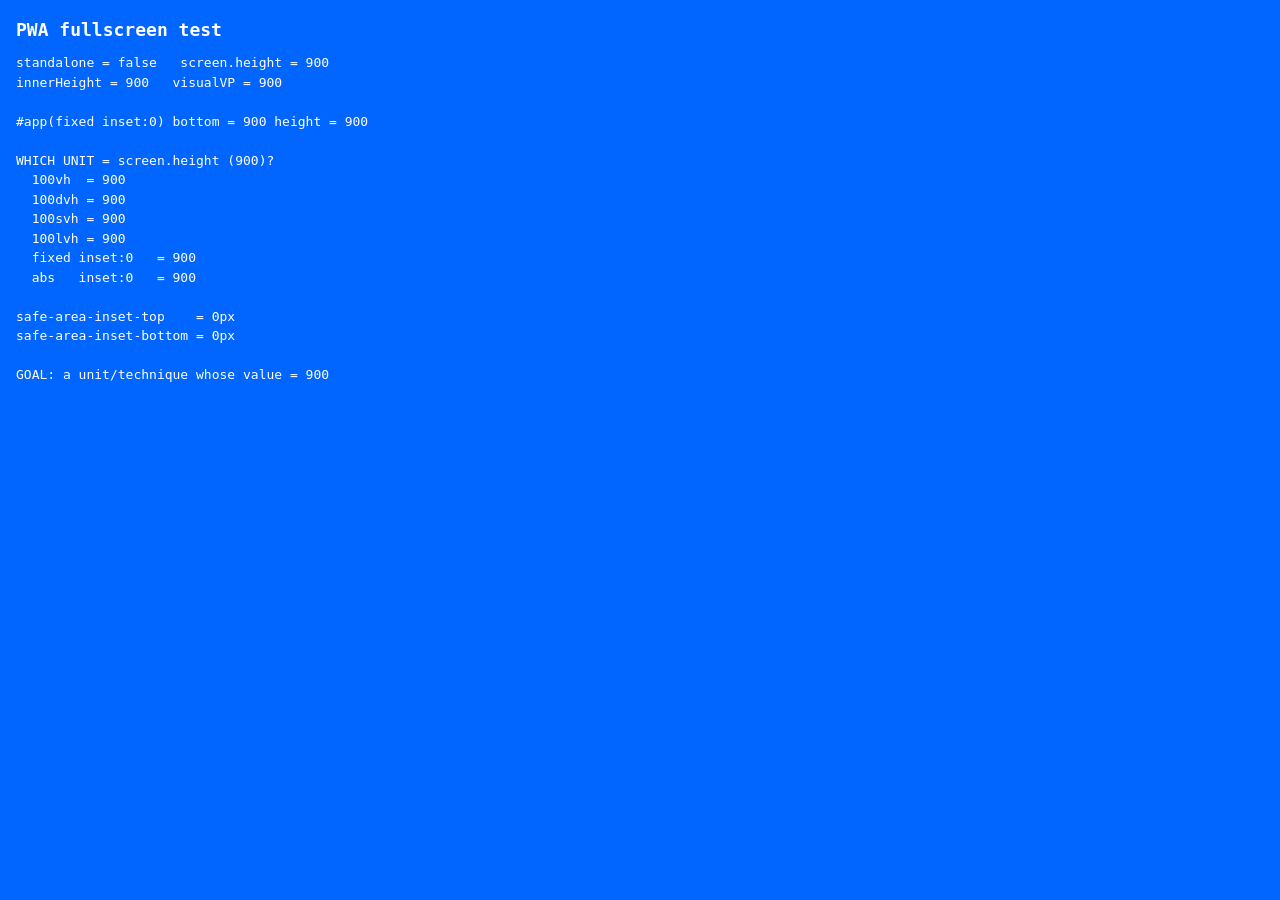
<file: server/pwatest_static/index.html>
<!DOCTYPE html>
<html lang="en">
<head>
  <meta charset="UTF-8">
  <meta name="viewport" content="viewport-fit=cover, width=device-width, initial-scale=1.0">
  <title>PWA Test</title>

  <meta name="theme-color" content="#ff00ff">
  <link rel="manifest" href="manifest.json">

  <!-- Matching the proven khmyznikov/pwa-install config: apple-touch-fullscreen +
       clean viewport (no maximum-scale/user-scalable). -->
  <meta name="apple-touch-fullscreen" content="yes">
  <meta name="apple-mobile-web-app-capable" content="yes">
  <meta name="mobile-web-app-capable" content="yes">
  <meta name="apple-mobile-web-app-status-bar-style" content="black-translucent">
  <meta name="apple-mobile-web-app-title" content="PWATest">
  <link rel="apple-touch-icon" href="icon-192.png">

  <style>
    * { margin: 0; padding: 0; box-sizing: border-box; }

    /* RED canvas again, to detect any uncovered gap. Following the proven
       khmyznikov/pwa-install technique: extend html past 100vh by the bottom inset and
       pin its background. */
    html {
      height: 100%;
      height: calc(100vh + env(safe-area-inset-bottom));
      background: #ff0000;
      background-attachment: fixed;
      overflow: hidden;
    }
    body { height: 100%; margin: 0; background: #ff0000; overflow: hidden; }

    /* The app shell, pinned with position:fixed + inset:0. GREEN fill = the area a fixed
       shell actually covers; any RED below it = home-indicator strip it fails to reach. */
    #app {
      position: fixed;
      inset: 0;
      background: #00aa00;
      color: #fff;
      font: 13px/1.5 -apple-system, monospace;
      display: flex;
      flex-direction: column;
    }

    /* YELLOW band = top safe-area inset (status bar / Dynamic Island region). */
    #top-inset {
      height: env(safe-area-inset-top, 0px);
      background: #ffcc00;
      flex: none;
    }

    /* BLUE = the main content between the insets. */
    #content {
      flex: 1 1 auto;
      min-height: 0;
      overflow: auto;
      background: #0066ff;
      padding: 16px;
      white-space: pre-wrap;
      word-break: break-word;
    }

    /* MAGENTA band = bottom safe-area inset (home indicator region). This is the strip
       that has been showing up black/green in the real app. */
    #bottom-inset {
      height: env(safe-area-inset-bottom, 0px);
      background: #ff00ff;
      flex: none;
    }

    h1 { font-size: 18px; margin-bottom: 10px; }
    .ok { color: #aaffaa; }
    .bad { color: #ffaaaa; }
  </style>
</head>
<body>
  <div id="app">
    <div id="top-inset"></div>
    <div id="content"><h1>PWA fullscreen test</h1><span id="out">measuring…</span></div>
    <div id="bottom-inset"></div>
  </div>

  <script>
    // Register a service worker (installability). iOS doesn't strictly need it for
    // Add-to-Home-Screen, but it makes this a "real" PWA for Android/Chrome too.
    if ('serviceWorker' in navigator) {
      navigator.serviceWorker.register('sw.js').catch(function () {});
    }

    // Measure the pixel height of an arbitrary CSS length by applying it to a probe.
    function measure(cssHeight, position) {
      var d = document.createElement('div');
      d.style.cssText = 'position:' + (position || 'fixed') + ';left:0;top:0;width:0;height:' + cssHeight + ';';
      document.body.appendChild(d);
      var h = d.getBoundingClientRect().height;
      d.remove();
      return Math.round(h);
    }

    function render() {
      var standalone = window.navigator.standalone === true
        || (window.matchMedia && window.matchMedia('(display-mode: standalone)').matches);
      var app = document.getElementById('app').getBoundingClientRect();
      var lines = [
        'standalone = ' + standalone + '   screen.height = ' + screen.height,
        'innerHeight = ' + window.innerHeight
          + '   visualVP = ' + (window.visualViewport ? Math.round(window.visualViewport.height) : 'n/a'),
        '',
        '#app(fixed inset:0) bottom = ' + Math.round(app.bottom) + ' height = ' + Math.round(app.height),
        '',
        'WHICH UNIT = screen.height (' + screen.height + ')?',
        '  100vh  = ' + measure('100vh'),
        '  100dvh = ' + measure('100dvh'),
        '  100svh = ' + measure('100svh'),
        '  100lvh = ' + measure('100lvh'),
        '  fixed inset:0   = ' + measure('100%', 'fixed'),
        '  abs   inset:0   = ' + measureInset(),
        '',
        'safe-area-inset-top    = ' + measure('env(safe-area-inset-top,0px)') + 'px',
        'safe-area-inset-bottom = ' + measure('env(safe-area-inset-bottom,0px)') + 'px',
        '',
        'GOAL: a unit/technique whose value = ' + screen.height,
      ];
      document.getElementById('out').textContent = lines.join('\n');
    }

    // Height of an absolutely-positioned inset:0 element (its parent is the full-screen body).
    function measureInset() {
      var d = document.createElement('div');
      d.style.cssText = 'position:fixed;top:0;left:0;right:0;bottom:0;';
      document.body.appendChild(d);
      var h = d.getBoundingClientRect().height;
      d.remove();
      return Math.round(h);
    }

    render();
    window.addEventListener('resize', render);
    if (window.visualViewport) window.visualViewport.addEventListener('resize', render);
  </script>
</body>
</html>
</file>
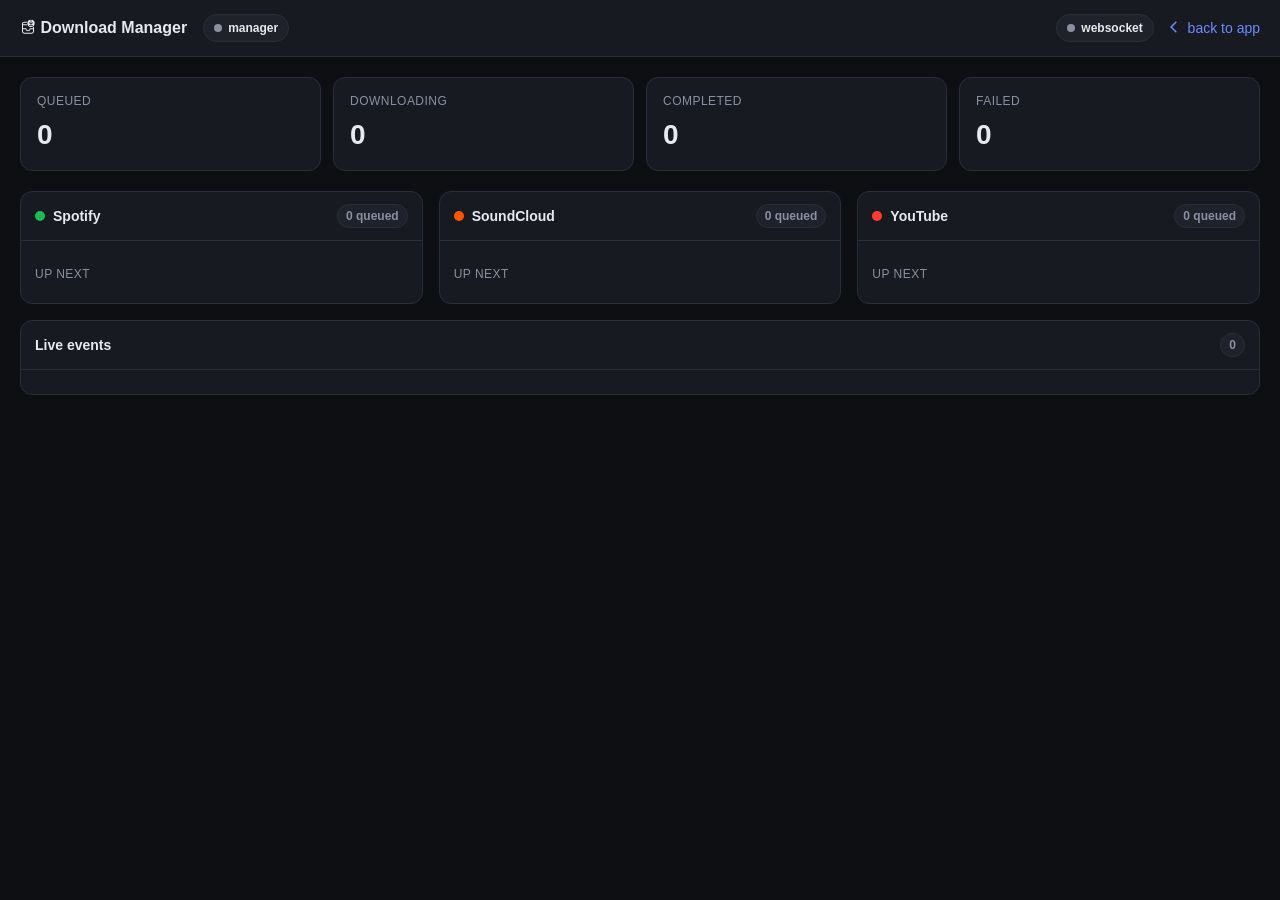
<file: server/static/downloader.html>
<!DOCTYPE html>
<html lang="en">
<head>
  <meta charset="UTF-8" />
  <meta name="viewport" content="width=device-width, initial-scale=1.0" />
  <title>Download Manager — SyncMusic4</title>
  <script src="https://cdn.socket.io/4.7.5/socket.io.min.js" integrity="sha384-2huaZvOR9iDzHqslqwpR87isEmrfxqyWOF7hr7BY6KG0+hVKLoEXMPUJw3ynWuhO" crossorigin="anonymous"></script>
  <style>
    :root {
      --bg: #0e0f13;
      --panel: #181a21;
      --panel-2: #1f222b;
      --border: #2a2e3a;
      --text: #e7e9ee;
      --muted: #8b90a0;
      --spotify: #1DB954;
      --soundcloud: #ff5500;
      --youtube: #ff3b30;
      --ok: #2ecc71;
      --fail: #ff5d5d;
      --accent: #6c8cff;
    }
    * { box-sizing: border-box; }
    body {
      margin: 0;
      background: var(--bg);
      color: var(--text);
      font: 14px/1.5 -apple-system, BlinkMacSystemFont, "Segoe UI", Roboto, Helvetica, Arial, sans-serif;
    }
    a { color: var(--accent); text-decoration: none; }

    header.topbar {
      display: flex; align-items: center; gap: 16px;
      padding: 14px 20px;
      border-bottom: 1px solid var(--border);
      background: var(--panel);
      position: sticky; top: 0; z-index: 10;
    }
    header.topbar h1 { font-size: 16px; margin: 0; font-weight: 600; }
    header.topbar .spacer { flex: 1; }
    .ui-icon { vertical-align: -0.125em; }
    .badge {
      display: inline-flex; align-items: center; gap: 6px;
      padding: 4px 10px; border-radius: 999px;
      font-size: 12px; font-weight: 600;
      background: var(--panel-2); border: 1px solid var(--border);
    }
    .dot { width: 8px; height: 8px; border-radius: 50%; background: var(--muted); }
    .dot.on { background: var(--ok); box-shadow: 0 0 8px var(--ok); }
    .dot.off { background: var(--fail); }

    .wrap { padding: 20px; max-width: 1280px; margin: 0 auto; }

    .stats {
      display: grid; grid-template-columns: repeat(4, 1fr); gap: 12px;
      margin-bottom: 20px;
    }
    .stat {
      background: var(--panel); border: 1px solid var(--border);
      border-radius: 12px; padding: 14px 16px;
    }
    .stat .label { color: var(--muted); font-size: 12px; text-transform: uppercase; letter-spacing: .04em; }
    .stat .value { font-size: 28px; font-weight: 700; margin-top: 4px; }

    .grid {
      display: grid; grid-template-columns: repeat(3, 1fr); gap: 16px;
      align-items: start;
    }
    @media (max-width: 900px) { .grid { grid-template-columns: 1fr; } }

    .events-panel { margin-top: 16px; }

    .col {
      background: var(--panel); border: 1px solid var(--border);
      border-radius: 12px; overflow: hidden;
    }
    .col > .col-head {
      display: flex; align-items: center; gap: 8px;
      padding: 12px 14px; border-bottom: 1px solid var(--border);
      font-weight: 600;
    }
    .col-head .pill {
      margin-left: auto; font-size: 12px; color: var(--muted);
      background: var(--panel-2); border: 1px solid var(--border);
      padding: 2px 8px; border-radius: 999px;
    }
    .platform-dot { width: 10px; height: 10px; border-radius: 50%; }
    .platform-spotify .platform-dot { background: var(--spotify); }
    .platform-soundcloud .platform-dot { background: var(--soundcloud); }
    .platform-youtube .platform-dot { background: var(--youtube); }

    .col-body { padding: 12px 14px; }

    .now {
      background: var(--panel-2); border: 1px solid var(--border);
      border-radius: 10px; padding: 12px; margin-bottom: 12px;
    }
    .now.idle { color: var(--muted); text-align: center; padding: 18px 12px; }
    .now .title { font-weight: 600; }
    .now .artist { color: var(--muted); font-size: 13px; }
    .src-url {
      display: block; margin-top: 6px;
      font-family: ui-monospace, SFMono-Regular, Menlo, Consolas, monospace;
      font-size: 12px; color: var(--accent); text-decoration: none;
      overflow: hidden; text-overflow: ellipsis; white-space: nowrap;
    }
    .src-url::before { content: ""; display: inline-block; width: 1em; height: 1em; margin-right: 0.35em; vertical-align: -0.125em; background: currentColor; -webkit-mask: url("/icons/ui/source-link.svg") center / contain no-repeat; mask: url("/icons/ui/source-link.svg") center / contain no-repeat; }
    a.src-url:hover { text-decoration: underline; }

    .progress {
      margin-top: 10px; height: 6px; border-radius: 999px;
      background: var(--border); overflow: hidden;
    }
    .progress > i {
      display: block; height: 100%; width: 40%; border-radius: 999px;
      background: var(--accent);
      animation: indet 1.1s ease-in-out infinite;
    }
    @keyframes indet {
      0% { margin-left: -40%; } 100% { margin-left: 100%; }
    }

    /* Backoff state */
    .backoff {
      display: flex; gap: 8px; margin-bottom: 12px;
    }
    .backoff .chip {
      flex: 1; display: flex; flex-direction: column; gap: 2px;
      background: var(--panel-2); border: 1px solid var(--border);
      border-radius: 8px; padding: 8px 10px;
    }
    .backoff .chip .k { color: var(--muted); font-size: 11px; text-transform: uppercase; letter-spacing: .04em; }
    .backoff .chip .v { font-size: 16px; font-weight: 700; font-variant-numeric: tabular-nums; }
    .backoff.warn .chip.fails { border-color: #5a3a00; background: rgba(255,170,0,.10); }
    .backoff.warn .chip.fails .v { color: #ffaa00; }

    .queue-label { color: var(--muted); font-size: 12px; text-transform: uppercase; letter-spacing: .04em; margin: 4px 0 8px; }
    ul.queue { list-style: none; margin: 0; padding: 0; display: flex; flex-direction: column; gap: 6px; }
    ul.queue li {
      display: flex; align-items: center; gap: 8px;
      padding: 8px 10px; border-radius: 8px;
      background: var(--panel-2); border: 1px solid var(--border);
    }
    ul.queue li .num { color: var(--muted); font-variant-numeric: tabular-nums; min-width: 18px; }
    ul.queue li .t { min-width: 0; display: flex; flex-direction: column; gap: 2px; }
    ul.queue li .t .line { overflow: hidden; text-overflow: ellipsis; white-space: nowrap; }
    ul.queue li .t b { font-weight: 600; }
    ul.queue li .t .line span { color: var(--muted); }
    .empty { color: var(--muted); font-size: 13px; padding: 4px 2px; }

    /* Event feed */
    .feed { max-height: 70vh; overflow-y: auto; }
    .ev {
      display: grid; grid-template-columns: auto 1fr auto; gap: 8px;
      align-items: baseline;
      padding: 8px 10px; border-radius: 8px; margin-bottom: 6px;
      background: var(--panel-2); border: 1px solid var(--border);
    }
    .ev .tag {
      font-size: 11px; font-weight: 700; text-transform: uppercase;
      padding: 2px 7px; border-radius: 999px; white-space: nowrap;
    }
    .ev .tag.queued { background: #2a2e3a; color: var(--muted); }
    .ev .tag.started { background: rgba(108,140,255,.15); color: var(--accent); }
    .ev .tag.completed { background: rgba(46,204,113,.15); color: var(--ok); }
    .ev .tag.failed { background: rgba(255,93,93,.15); color: var(--fail); }
    .ev .tag.sync { background: rgba(255,170,0,.15); color: #ffaa00; }
    .ev .desc { min-width: 0; display: flex; flex-direction: column; gap: 4px; }
    .ev .desc .line { overflow: hidden; text-overflow: ellipsis; white-space: nowrap; }
    .ev .desc .src { color: var(--muted); font-size: 12px; }
    .ev .reason {
      margin-left: 8px; font-size: 11px; font-weight: 700;
      padding: 1px 6px; border-radius: 999px; text-transform: uppercase; letter-spacing: .03em;
    }
    .ev .reason-rate_limit { background: rgba(255,170,0,.15); color: #ffaa00; }
    .ev .reason-unavailable { background: rgba(108,140,255,.15); color: var(--accent); }
    .ev .reason-other { background: #2a2e3a; color: var(--muted); }
    .ev .path {
      font-family: ui-monospace, SFMono-Regular, Menlo, Consolas, monospace;
      font-size: 12px; color: #9fe6b4;
      background: #10160f; border: 1px solid #243024; border-radius: 6px;
      padding: 3px 7px; word-break: break-all;
    }
    .ev .path::before { content: ""; display: inline-block; width: 1em; height: 1em; margin-right: 0.35em; vertical-align: -0.125em; background: currentColor; -webkit-mask: url("/icons/ui/file-path.svg") center / contain no-repeat; mask: url("/icons/ui/file-path.svg") center / contain no-repeat; }
    .ev .url {
      font-family: ui-monospace, SFMono-Regular, Menlo, Consolas, monospace;
      font-size: 12px; color: var(--accent); text-decoration: none;
      overflow: hidden; text-overflow: ellipsis; white-space: nowrap;
    }
    .ev .url::before { content: ""; display: inline-block; width: 1em; height: 1em; margin-right: 0.35em; vertical-align: -0.125em; background: currentColor; -webkit-mask: url("/icons/ui/source-link.svg") center / contain no-repeat; mask: url("/icons/ui/source-link.svg") center / contain no-repeat; }
    a.ev .url:hover, .ev a.url:hover { text-decoration: underline; }
    .ev .time { color: var(--muted); font-size: 12px; font-variant-numeric: tabular-nums; white-space: nowrap; }
  </style>
</head>
<body>
  <header class="topbar">
    <h1><svg class="ui-icon" aria-hidden="true" xmlns="http://www.w3.org/2000/svg" width="1em" height="1em" viewBox="0 0 24 24"><path fill="currentColor" d="M11 6.501a5.5 5.5 0 0 1 5-5.478v5.77l-1.646-1.646a.5.5 0 0 0-.708.708l2.5 2.5a.5.5 0 0 0 .708 0l2.5-2.5a.5.5 0 0 0-.708-.708L17 6.794v-5.77A5.5 5.5 0 1 1 11 6.5m8.5 3A.5.5 0 0 0 19 9h-5a.5.5 0 0 0 0 1h5a.5.5 0 0 0 .5-.5m1.5 1.69a6.5 6.5 0 0 1-1.5 1.078V14h-4.558a.69.69 0 0 0-.692.692v.058a2.25 2.25 0 0 1-4.5 0v-.058A.69.69 0 0 0 9.058 14H4.5V9.5h6.232a6.5 6.5 0 0 1-.558-1.5H4.5v-.75c0-.967.784-1.75 1.75-1.75h3.826a6.5 6.5 0 0 1 .422-1.5H6.25A3.25 3.25 0 0 0 3 7.251v11.5a3.25 3.25 0 0 0 3.25 3.25h11.5a3.25 3.25 0 0 0 3.25-3.25zm-1.5 4.31v3.25a1.75 1.75 0 0 1-1.75 1.75H6.25a1.75 1.75 0 0 1-1.75-1.75V15.5h3.825a3.751 3.751 0 0 0 7.35 0z"/></svg> Download Manager</h1>
    <span id="manager-badge" class="badge"><span class="dot"></span> manager</span>
    <div class="spacer"></div>
    <span id="ws-badge" class="badge"><span class="dot"></span> websocket</span>
    <a href="/"><svg class="ui-icon" aria-hidden="true" xmlns="http://www.w3.org/2000/svg" width="1em" height="1em" viewBox="0 0 24 24"><path fill="currentColor" d="M10 22L0 12L10 2l1.775 1.775L3.55 12l8.225 8.225z"/></svg> back to app</a>
  </header>

  <div class="wrap">
    <section class="stats">
      <div class="stat"><div class="label">Queued</div><div class="value" id="stat-queued">0</div></div>
      <div class="stat"><div class="label">Downloading</div><div class="value" id="stat-active">0</div></div>
      <div class="stat"><div class="label">Completed</div><div class="value" id="stat-completed">0</div></div>
      <div class="stat"><div class="label">Failed</div><div class="value" id="stat-failed">0</div></div>
    </section>

    <section class="grid">
      <div class="col platform-spotify" id="col-spotify">
        <div class="col-head"><span class="platform-dot"></span> Spotify <span class="pill" data-pill>0 queued</span></div>
        <div class="col-body"><div data-now></div><div class="backoff" data-backoff></div><div class="queue-label">Up next</div><ul class="queue" data-queue></ul></div>
      </div>
      <div class="col platform-soundcloud" id="col-soundcloud">
        <div class="col-head"><span class="platform-dot"></span> SoundCloud <span class="pill" data-pill>0 queued</span></div>
        <div class="col-body"><div data-now></div><div class="backoff" data-backoff></div><div class="queue-label">Up next</div><ul class="queue" data-queue></ul></div>
      </div>
      <div class="col platform-youtube" id="col-youtube">
        <div class="col-head"><span class="platform-dot"></span> YouTube <span class="pill" data-pill>0 queued</span></div>
        <div class="col-body"><div data-now></div><div class="backoff" data-backoff></div><div class="queue-label">Up next</div><ul class="queue" data-queue></ul></div>
      </div>
    </section>

    <section class="events-panel">
      <div class="col">
        <div class="col-head">Live events <span class="pill" id="ev-count">0</span></div>
        <div class="col-body"><div class="feed" id="feed"></div></div>
      </div>
    </section>
  </div>

  <script>
    const PLATFORMS = ['spotify', 'soundcloud', 'youtube'];
    const feedEl = document.getElementById('feed');
    let eventCount = 0;

    /** Format an epoch-seconds (or ms) timestamp as HH:MM:SS. */
    function fmtTime(ts) {
      const ms = ts < 1e12 ? ts * 1000 : ts;
      return new Date(ms).toLocaleTimeString();
    }

    /** Map a websocket event name to a feed tag {cls, label}. */
    function tagFor(event) {
      switch (event) {
        case 'download_queued': return { cls: 'queued', label: 'queued' };
        case 'download_started': return { cls: 'started', label: 'started' };
        case 'download_completed': return { cls: 'completed', label: 'done' };
        case 'download_failed': return { cls: 'failed', label: 'failed' };
        case 'song_redownloaded': return { cls: 'completed', label: 're-dl' };
        case 'sync_item_updated': return { cls: 'sync', label: 'sync' };
        default: return { cls: 'queued', label: event };
      }
    }

    /** Build a human description string for an event payload. */
    function describe(event, data) {
      if (event === 'song_redownloaded') return `song #${data.song_id} replaced`;
      if (event === 'sync_item_updated') return `playlist #${data.playlist_id} → ${data.status}`;
      const title = data.title || data.url || 'Unknown';
      const artist = data.artist ? ` — ${data.artist}` : '';
      return `${title}${artist}`;
    }

    /** Prepend an event row to the live feed. */
    function addEvent(event, data, ts) {
      const { cls, label } = tagFor(event);
      const row = document.createElement('div');
      row.className = 'ev';
      const reason = (event === 'download_failed' && data.failure_reason)
        ? `<span class="reason reason-${escapeHtml(data.failure_reason)}">${escapeHtml(data.failure_reason).replace('_', ' ')}</span>`
        : '';
      const src = data.source ? `<span class="src"> · ${data.source}</span>` : '';
      // Stored location: completed downloads carry `path`; re-downloads carry the new audio `url`.
      const path = data.path || (event === 'song_redownloaded' ? data.url : null);
      const pathLine = path ? `<code class="path">${escapeHtml(path)}</code>` : '';
      // Source link we're downloading from (not for re-downloads, whose `url` is the local audio path).
      const srcUrl = event === 'song_redownloaded' ? null : (data.url || data.download_link);
      const urlLine = srcUrl
        ? `<a class="url" href="${escapeHtml(srcUrl)}" target="_blank" rel="noopener" title="${escapeHtml(srcUrl)}">${escapeHtml(srcUrl)}</a>`
        : '';
      row.innerHTML = `
        <span class="tag ${cls}">${label}</span>
        <span class="desc"><span class="line">${escapeHtml(describe(event, data))}${src}${reason}</span>${urlLine}${pathLine}</span>
        <span class="time">${fmtTime(ts || Date.now())}</span>`;
      feedEl.prepend(row);
      while (feedEl.childElementCount > 200) feedEl.lastElementChild.remove();
      eventCount++;
      document.getElementById('ev-count').textContent = eventCount;
    }

    function escapeHtml(s) {
      return String(s).replace(/[&<>"']/g, c => (
        { '&': '&amp;', '<': '&lt;', '>': '&gt;', '"': '&quot;', "'": '&#39;' }[c]
      ));
    }

    /** Render the "now downloading" card for a platform column. */
    function renderNow(col, track) {
      const el = col.querySelector('[data-now]');
      if (!track) {
        el.innerHTML = `<div class="now idle">idle</div>`;
        return;
      }
      const url = track.url
        ? `<a class="src-url" href="${escapeHtml(track.url)}" target="_blank" rel="noopener" title="${escapeHtml(track.url)}">${escapeHtml(track.url)}</a>`
        : '';
      el.innerHTML = `
        <div class="now">
          <div class="title">${escapeHtml(track.title || 'Unknown')}</div>
          <div class="artist">${escapeHtml(track.artist || '')}</div>
          ${url}
          <div class="progress"><i></i></div>
        </div>`;
    }

    /** Render the pending queue list for a platform column. */
    function renderQueue(col, items) {
      const ul = col.querySelector('[data-queue]');
      if (!items || !items.length) {
        ul.innerHTML = `<li class="empty">Nothing queued</li>`;
        return;
      }
      ul.innerHTML = items.map((t, i) => {
        const url = t.url
          ? `<a class="src-url" href="${escapeHtml(t.url)}" target="_blank" rel="noopener" title="${escapeHtml(t.url)}">${escapeHtml(t.url)}</a>`
          : '';
        return `
        <li>
          <span class="num">${i + 1}</span>
          <span class="t"><span class="line"><b>${escapeHtml(t.title || 'Unknown')}</b> <span>${escapeHtml(t.artist || '')}</span></span>${url}</span>
        </li>`;
      }).join('');
    }

    /** Render the exponential-backoff state for a platform column. */
    function renderBackoff(col, info) {
      const el = col.querySelector('[data-backoff]');
      const fails = info ? (info.consecutive_failures || 0) : 0;
      const delay = info ? (info.next_delay || 0) : 0;
      el.className = 'backoff' + (fails > 0 ? ' warn' : '');
      el.innerHTML = `
        <div class="chip fails"><span class="k">Consec. failures</span><span class="v">${fails}</span></div>
        <div class="chip"><span class="k">Next delay</span><span class="v">${delay.toFixed(1)}s</span></div>`;
    }

    /** Apply a full status snapshot from /api/download/status. */
    function applyStatus(status) {
      // Manager badge
      const mBadge = document.getElementById('manager-badge');
      mBadge.querySelector('.dot').className = 'dot ' + (status.active ? 'on' : 'off');
      mBadge.lastChild.textContent = status.active ? ' manager running' : ' manager stopped';

      let totalQueued = 0, totalActive = 0;
      for (const p of PLATFORMS) {
        const col = document.getElementById('col-' + p);
        const queued = status.queues[p] || [];
        const current = status.current[p];
        totalQueued += queued.length;
        if (current) totalActive++;
        col.querySelector('[data-pill]').textContent = `${queued.length} queued`;
        renderNow(col, current);
        renderBackoff(col, (status.backoff || {})[p]);
        renderQueue(col, queued);
      }

      document.getElementById('stat-queued').textContent = totalQueued;
      document.getElementById('stat-active').textContent = totalActive;
      document.getElementById('stat-completed').textContent = status.stats.completed;
      document.getElementById('stat-failed').textContent = status.stats.failed;
    }

    async function refreshStatus() {
      try {
        const res = await fetch('/api/download/status');
        if (res.ok) applyStatus(await res.json());
      } catch (e) { /* transient; next poll retries */ }
    }

    // --- Live WebSocket feed ---
    const socket = io();
    const wsBadge = document.getElementById('ws-badge');
    socket.on('connect', () => {
      wsBadge.querySelector('.dot').className = 'dot on';
      wsBadge.lastChild.textContent = ' websocket connected';
    });
    socket.on('disconnect', () => {
      wsBadge.querySelector('.dot').className = 'dot off';
      wsBadge.lastChild.textContent = ' websocket disconnected';
    });

    const LIVE_EVENTS = [
      'download_queued', 'download_started', 'download_completed',
      'download_failed', 'song_redownloaded', 'sync_item_updated'
    ];
    LIVE_EVENTS.forEach(ev => socket.on(ev, data => {
      addEvent(ev, data);
      refreshStatus(); // queue/active changed — pull a fresh snapshot
    }));

    // --- Initial load: snapshot + recent event history, then poll ---
    (async function init() {
      try {
        const res = await fetch('/api/download/status');
        if (res.ok) {
          const status = await res.json();
          applyStatus(status);
          (status.recent_events || []).forEach(e => addEvent(e.event, e.data, e.ts));
        }
      } catch (e) { /* ignore */ }
      setInterval(refreshStatus, 1500);
    })();
  </script>
</body>
</html>
</file>
